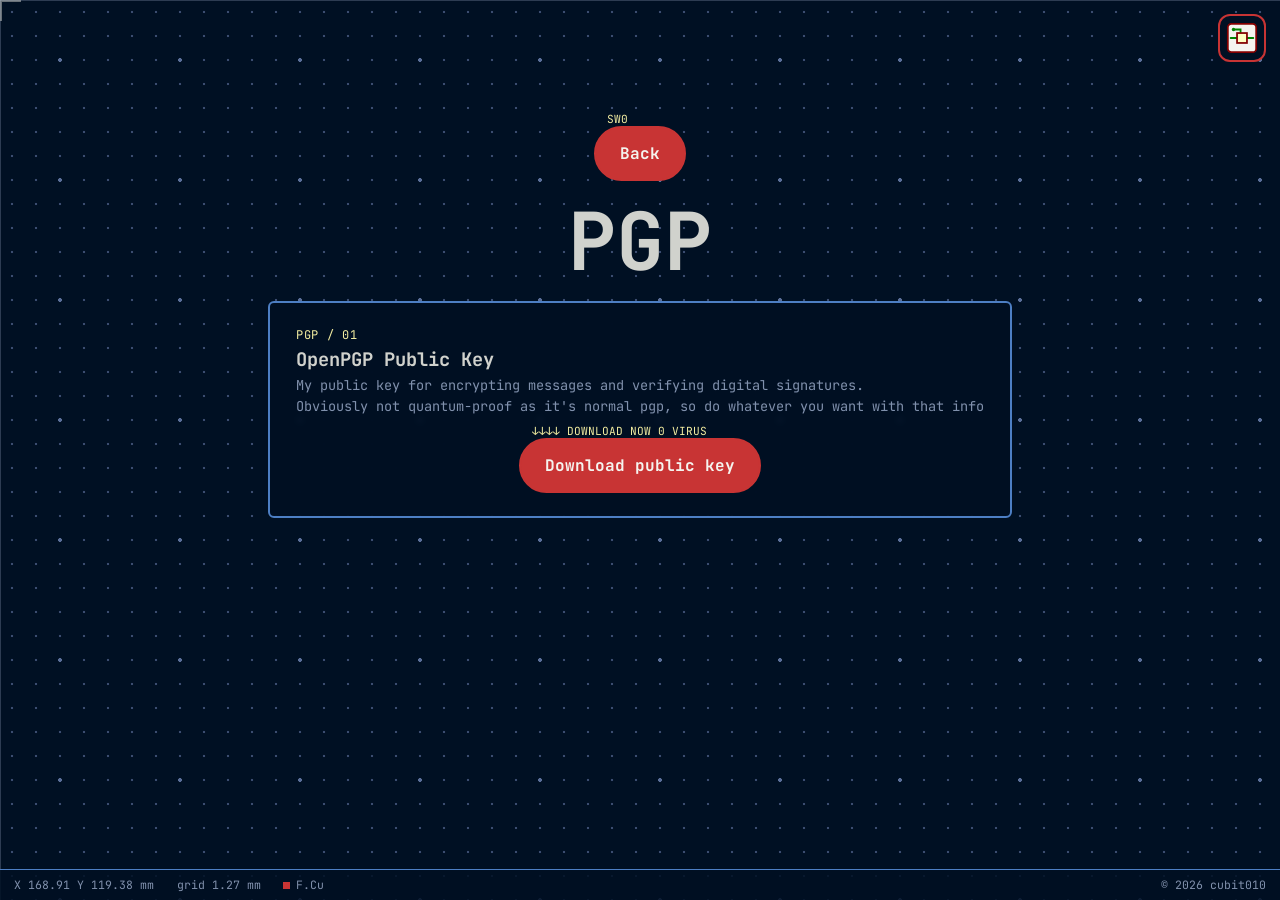
<file: pgp.html>
<!doctype html>
<html lang="en" data-theme="dark">

<head>
    <meta charset="utf-8">
    <meta name="viewport" content="width=device-width,initial-scale=1,viewport-fit=cover">
    <meta name="theme-color" content="#001023">
    <script>try { document.documentElement.dataset.theme = localStorage.t || "dark" } catch (e) { }</script>
    <link rel="preconnect" href="https://fonts.googleapis.com">
    <link rel="preconnect" href="https://fonts.gstatic.com" crossorigin>
    <link rel="stylesheet" href="https://fonts.googleapis.com/css2?family=JetBrains+Mono:wght@400;700&display=swap">
    <link rel="stylesheet" href="/style.css">
    <script src="/app.js" defer></script>
    <title>PGP | cubit010.dev</title>
</head>

<body>
    <main class="sec pg">
        <a class="btn" href="/"><small>SW0</small>Back</a>
        <h1>PGP</h1>
        <div class="grid">
            <article class="card rv pgp-card">
                <p class="ref">PGP / 01</p>
                <h3>OpenPGP Public Key</h3>
                <p class="mute">My public key for encrypting messages and verifying digital signatures.</p>
                <p class="mute">Obviously not quantum-proof as it's normal pgp, so do whatever you want with that info</p>
                <a class="btn" href="/assets/cubit010.asc" download="cubit010.asc">
                    <small>↓↓↓↓ DOWNLOAD NOW 0 VIRUS</small>Download public key
                </a>
            </article>
        </div>
    </main>
</body>

</html>
</file>
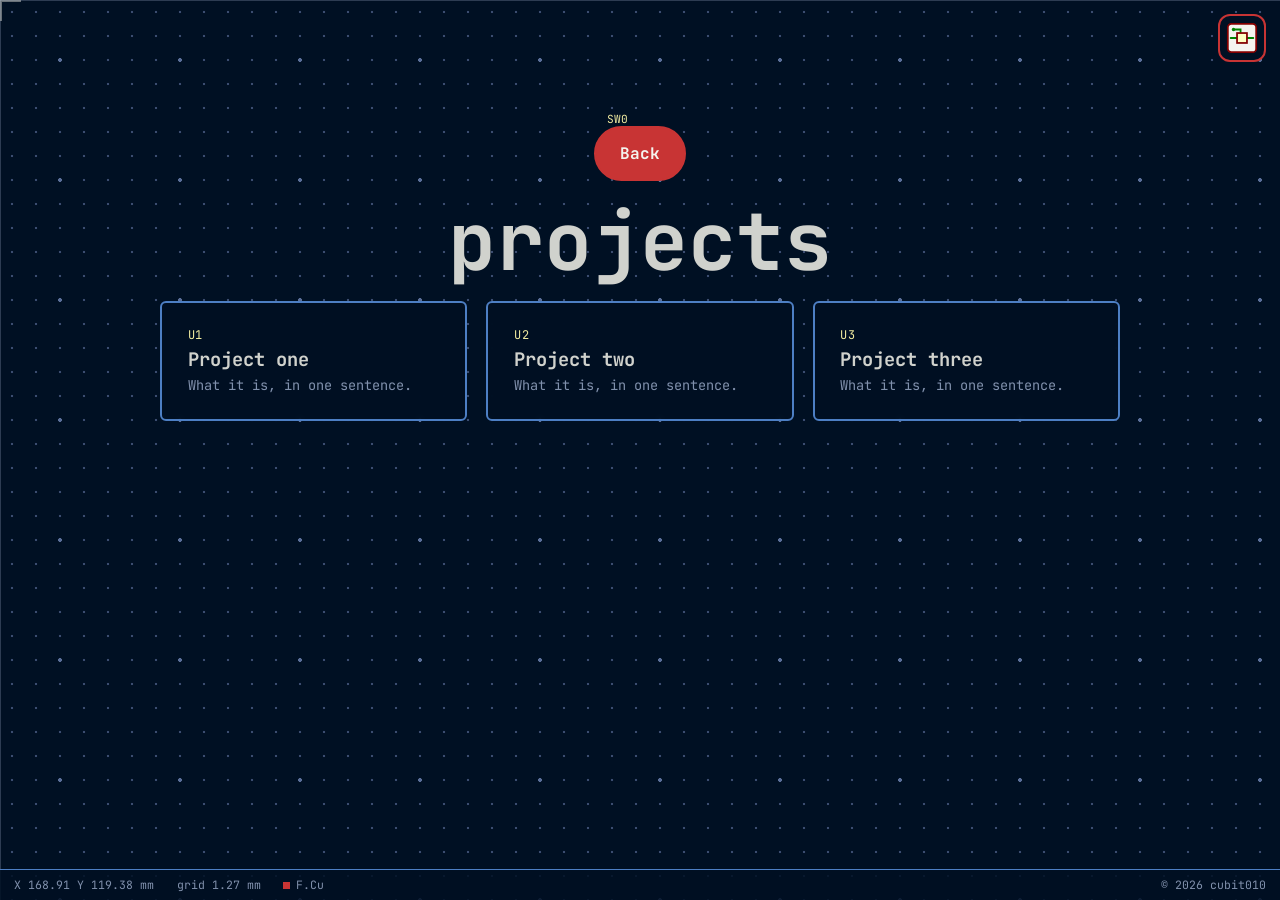
<file: projects.html>
<!doctype html>
<html lang="en" data-theme="dark">
<head>
<meta charset="utf-8">
<meta name="viewport" content="width=device-width,initial-scale=1,viewport-fit=cover">
<meta name="theme-color" content="#001023">
<script>try{document.documentElement.dataset.theme=localStorage.t||"dark"}catch(e){}</script>
<link rel="preconnect" href="https://fonts.googleapis.com"><link rel="preconnect" href="https://fonts.gstatic.com" crossorigin>
<link rel="stylesheet" href="https://fonts.googleapis.com/css2?family=JetBrains+Mono:wght@400;700&display=swap">
<link rel="stylesheet" href="/style.css">
<script src="/app.js" defer></script>
<title>Projects | cubit010.dev</title>
</head>
<body>
<main class="sec pg">
  <a class="btn" href="/"><small>SW0</small>Back</a>
  <h1>projects</h1>
  <div class="grid">
    <article class="card rv"><p class="ref">U1</p><h3>Project one</h3><p class="mute">What it is, in one sentence.</p></article>
    <article class="card rv"><p class="ref">U2</p><h3>Project two</h3><p class="mute">What it is, in one sentence.</p></article>
    <article class="card rv"><p class="ref">U3</p><h3>Project three</h3><p class="mute">What it is, in one sentence.</p></article>
  </div>
</main>
</body>
</html>
</file>
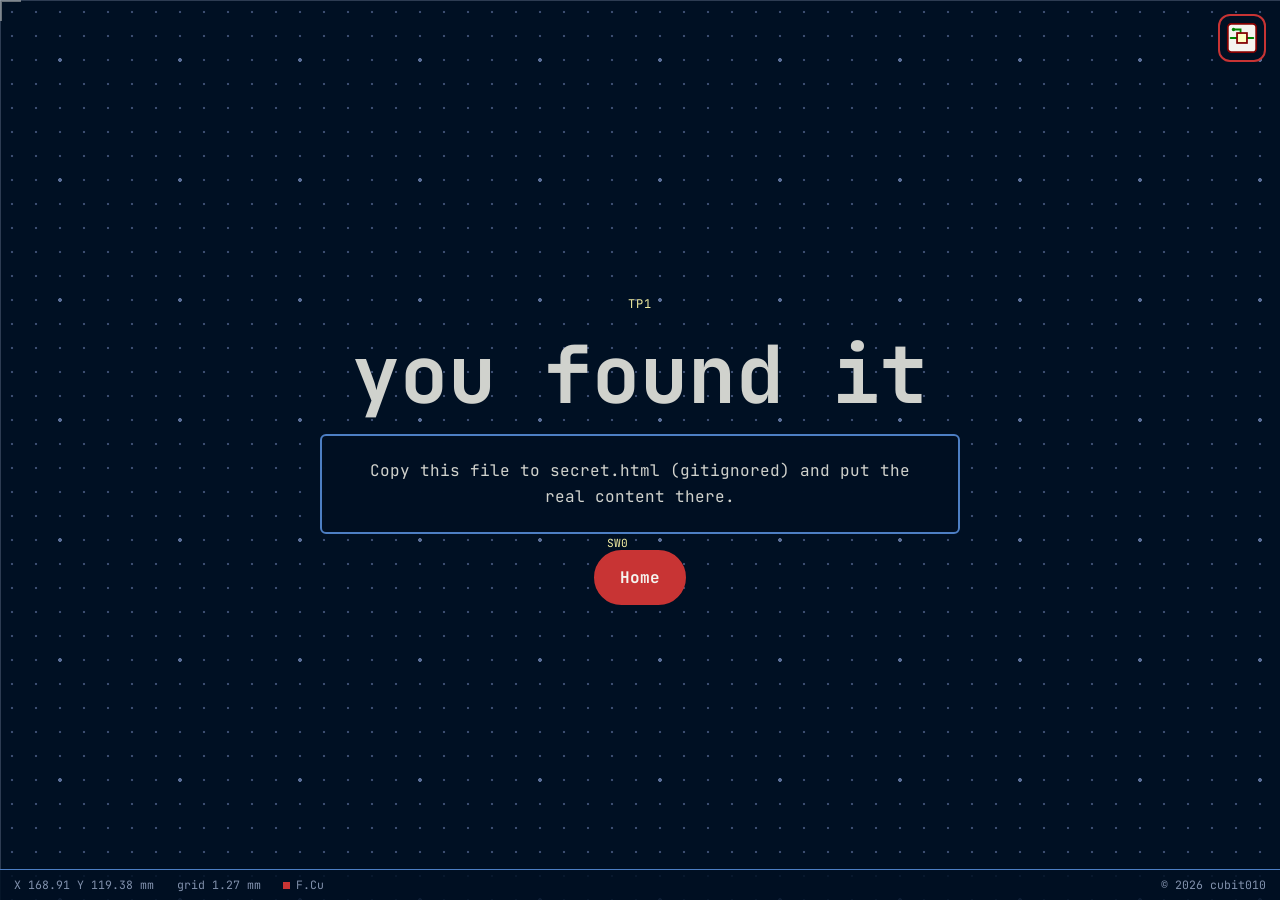
<file: secret.example.html>
<!doctype html>
<html lang="en" data-theme="dark">
<head>
<meta charset="utf-8">
<meta name="viewport" content="width=device-width,initial-scale=1,viewport-fit=cover">
<meta name="theme-color" content="#001023">
<script>try{document.documentElement.dataset.theme=localStorage.t||"dark"}catch(e){}</script>
<link rel="preconnect" href="https://fonts.googleapis.com"><link rel="preconnect" href="https://fonts.gstatic.com" crossorigin>
<link rel="stylesheet" href="https://fonts.googleapis.com/css2?family=JetBrains+Mono:wght@400;700&display=swap">
<link rel="stylesheet" href="/style.css">
<script src="/app.js" defer></script>
<meta name="robots" content="noindex,nofollow">
<title>...</title>
</head>
<body>
<main class="sec">
  <p class="ref">TP1</p>
  <h1>you found it</h1>
  <div class="card"><p>Copy this file to secret.html (gitignored) and put the real content there.</p></div>
  <a class="btn" href="/"><small>SW0</small>Home</a>
</main>
</body>
</html>
</file>
<file: style.css>
@property --dot {
  syntax: '<color>';
  inherits: true;
  initial-value: #3b4d70;
}

@property --dotM {
  syntax: '<color>';
  inherits: true;
  initial-value: #5b6f99;
}

/* dark = KiCad PCB editor, light = KiCad schematic editor */
:root {
  --bg: #001023;
  --dot: #3b4d70;
  --dotM: #5b6f99;
  --fg: #d0d2cd;
  --mute: #8091ad;
  --acc: #c83434;
  --acc2: #4d7fc4;
  --silk: #f2eda1;
  --bbg: #c83434;
  --bfg: #f5f4ef;
  --card: #001023d9;
  --ease: cubic-bezier(.34, 1.56, .64, 1);
  color-scheme: dark;
  transition: --dot .4s, --dotM .4s;
}

:root[data-theme=light] {
  --bg: #f5f4ef;
  --dot: #c4c3b9;
  --dotM: #8f8e84;
  --fg: #1a1a1a;
  --mute: #5c5c55;
  --acc: #840000;
  --acc2: #008400;
  --silk: #006464;
  --bbg: #ffffc2;
  --bfg: #840000;
  --card: #f5f4efe6;
  color-scheme: light;
}

* {
  box-sizing: border-box;
  margin: 0;
}

html {
  scroll-behavior: smooth;
}

/* The grid is the body background, so it scrolls natively with the content */
body {
  background-color: var(--bg);
  background-image:
    radial-gradient(circle, var(--dotM) 1.6px, transparent 2.2px),
    radial-gradient(circle, var(--dot) 1px, transparent 1.6px);
  background-size: 120px 120px, 24px 24px;
  color: var(--fg);
  font: 16px/1.6 'JetBrains Mono', ui-monospace, Menlo, Consolas, monospace;
  transition: background-color .4s, color .4s;
  overflow-x: hidden;
}

h1 {
  font-size: clamp(2.2rem, 9vw, 5rem);
  line-height: 1.1;
}

h2 {
  font-size: clamp(1.4rem, 4vw, 2rem);
}

b {
  font-weight: 700;
}

.mute {
  color: var(--mute);
  font-size: .85rem;
}

.copy {
  color: var(--mute);
  font-size: .85rem;
  font-family: "Inter", sans-serif;
  font-optical-sizing: auto;
  font-weight: 600;
  font-style: normal;
  
}

.ref {
  font-size: .75rem;
  color: var(--silk);
  letter-spacing: .06em;
}

/* ---------- Cursor: hide the default, use the crosshairs ---------- */

@media (hover: hover) {
  * {
    cursor: none !important; /* delete this block to get the normal cursor back */
  }
}

@media (hover: none) {
  #xh,
  #xs {
    display: none;
  }
}

/* Big crosshair: full-window 1px lines */
#xh i {
  position: fixed;
  left: 0;
  top: 0;
  pointer-events: none;
  z-index: 50;
  background: var(--mute);
  opacity: .35;
}

#xh i:first-child {
  width: 1px;
  height: 100%;
}

#xh i:last-child {
  width: 100%;
  height: 1px;
}

/* Small crosshair: 41px, 3px bars, centred on the same pixel as the big one */
#xs {
  position: fixed;
  left: 0;
  top: 0;
  width: 41px;
  height: 41px;
  margin: -20px 0 0 -20px;
  pointer-events: none;
  z-index: 200; /* above the toggle and status bar (both 100) */
  opacity: .5;
  transition: opacity .15s;
}

#xs::before,
#xs::after {
  content: "";
  position: absolute;
  background: var(--fg);
}

/* Vertical bar, spans x = -1 to +2 around the pointer */
#xs::before {
  left: 19px;
  top: 0;
  width: 3px;
  height: 41px;
}

/* Horizontal bar, spans y = -1 to +2 around the pointer */
#xs::after {
  left: 0;
  top: 19px;
  width: 41px;
  height: 3px;
}

#xs.on {
  opacity: .8;
}

/* ---------- Theme toggle ---------- */

#tg {
  position: fixed;
  top: max(14px, env(safe-area-inset-top));
  right: 14px;
  z-index: 100;
  width: 48px;
  height: 48px;
  padding: 0;
  border: 2px solid var(--acc);
  border-radius: 12px;
  background: var(--bg);
  cursor: pointer;
  display: grid;
  place-items: center;
  transition: transform .25s var(--ease), box-shadow .25s;
}

#tg:hover {
  transform: scale(1.3);
  box-shadow: 0 0 18px color-mix(in srgb, var(--acc) 55%, transparent);
}

#tg:active {
  transform: scale(.86);
}

#tg:focus-visible,
.btn:focus-visible {
  outline: 3px solid var(--silk);
  outline-offset: 3px;
}

#tg.p {
  animation: ring .5s;
}

@keyframes ring {
  from {
    box-shadow: 0 0 0 0 var(--acc);
  }
  to {
    box-shadow: 0 0 0 20px transparent;
  }
}

#tg svg {
  grid-area: 1 / 1;
  width: 34px;
  height: 34px;
  transition: transform .45s var(--ease), opacity .25s;
}

:root[data-theme=dark] .i-pcb,
:root[data-theme=light] .i-sch {
  opacity: 0;
  transform: rotate(-90deg) scale(.4);
}

/* ---------- Status bar ---------- */

#sb {
  position: fixed;
  bottom: 0;
  left: 0;
  right: 0;
  z-index: 100;
  display: flex;
  gap: 1.4rem;
  padding: .35rem .9rem calc(.35rem + env(safe-area-inset-bottom));
  font-size: .72rem;
  color: var(--mute);
  background: var(--card);
  border-top: 1px solid var(--acc2);
  white-space: nowrap;
  overflow: hidden;
}

#sb b {
  margin-left: auto;
  font-weight: 400;
}

#ly::before {
  content: "";
  display: inline-block;
  width: .6em;
  height: .6em;
  margin-right: .5em;
  background: var(--acc);
}

@media (max-width: 520px) {
  #gr {
    display: none;
  }
}

/* ---------- Hero ---------- */

.hero {
  position: fixed;
  inset: 0;
  z-index: 2;
  display: flex;
  flex-direction: column;
  align-items: center;
  justify-content: center;
  text-align: center;
  padding: 1rem;
  pointer-events: none;
}

.hero h1 b {
  color: var(--acc);
}

.cur {
  color: var(--acc);
  animation: bl 1s steps(1) infinite;
}

@keyframes bl {
  50% {
    opacity: 0;
  }
}

.sub {
  margin-top: 1rem;
  color: var(--mute);
}

.hint {
  margin-top: 3rem;
  color: var(--silk);
  font-size: .85rem;
  animation: bob 1.6s ease-in-out infinite;
}

@keyframes bob {
  50% {
    transform: translateY(7px);
  }
}

/* ---------- Sections and snapping ---------- */

.sp {
  height: 100svh;
}

.sec {
  position: relative;
  z-index: 2;
  min-height: 100svh;
  display: flex;
  flex-direction: column;
  justify-content: center;
  align-items: center;
  gap: 1rem;
  padding: 12vh 1.25rem;
  text-align: center;
}

.foot {
  position: relative;
  z-index: 2;
  height: 10svh;
  flex-direction: column;
  justify-content: center;
  align-items: center;
  gap: 1rem;
  padding: 1vh 1.25rem;
  text-align: center;
}

.sec.pg {
  justify-content: flex-start;
  padding-top: 14vh;
}




/* ---------- Cards, grid, buttons ---------- */

.card {
  background: var(--card);
  border: 2px solid var(--acc2);
  border-radius: 6px;
  padding: 1.4rem 1.6rem;
  max-width: 640px;
  backdrop-filter: blur(3px);
  transition: transform .3s var(--ease), border-color .3s;
}

.grid {
  display: grid;
  grid-template-columns: repeat(auto-fit, minmax(240px, 1fr));
  gap: 1.2rem;
  width: min(960px, 100%);
  text-align: left;
}

.grid .card {
  max-width: none;
}

.grid .card:hover {
  transform: translateY(-5px) scale(1.03);
  border-color: var(--acc);
}

.row {
  display: flex;
  flex-wrap: wrap;
  gap: 1.8rem 1.4rem;
  justify-content: center;
  margin: 1.6rem 0;
}

.gif {
  width: min(320px, 80vw);
  border: 2px solid var(--acc2);
  border-radius: 6px;
}

/* buttons: F.Cu red (dark) / symbol yellow (light) */
.btn {
  position: relative;
  display: inline-flex;
  align-items: center;
  padding: .8em 1.5em;
  border: 2px solid var(--acc);
  border-radius: 999px;
  background: var(--bbg);
  color: var(--bfg);
  font: inherit;
  font-weight: 700;
  text-decoration: none;
  cursor: pointer;
  transition: transform .3s var(--ease), box-shadow .3s;
}

.btn small {
  position: absolute;
  top: -1.5em;
  left: 1em;
  font-size: .7rem;
  font-weight: 400;
  color: var(--silk);
}

.btn:hover {
  transform: translateY(-5px) scale(1.12);
  box-shadow: 0 0 24px color-mix(in srgb, var(--acc) 50%, transparent);
}

.btn:active {
  transform: scale(.92);
  transition-duration: .08s;
}

/* ---------- Reveal on scroll ---------- */

.rv {
  opacity: 0;
}

.rv.in {
  opacity: 1;
  animation: pop .7s var(--ease) var(--d, 0s) backwards;
}

@keyframes pop {
  from {
    opacity: 0;
    transform: translateY(36px) scale(.85);
  }
}

@media (prefers-reduced-motion: reduce) {
  * {
    animation: none !important;
    transition: none !important;
  }

  .rv {
    opacity: 1;
  }
}

html {
  scroll-behavior: auto;
}

.pgp-card {
    max-width: 480px;
    margin-inline: auto;
}

.pgp-card .btn {
    display: table;
    margin: 20px auto 0;
}
</file>
